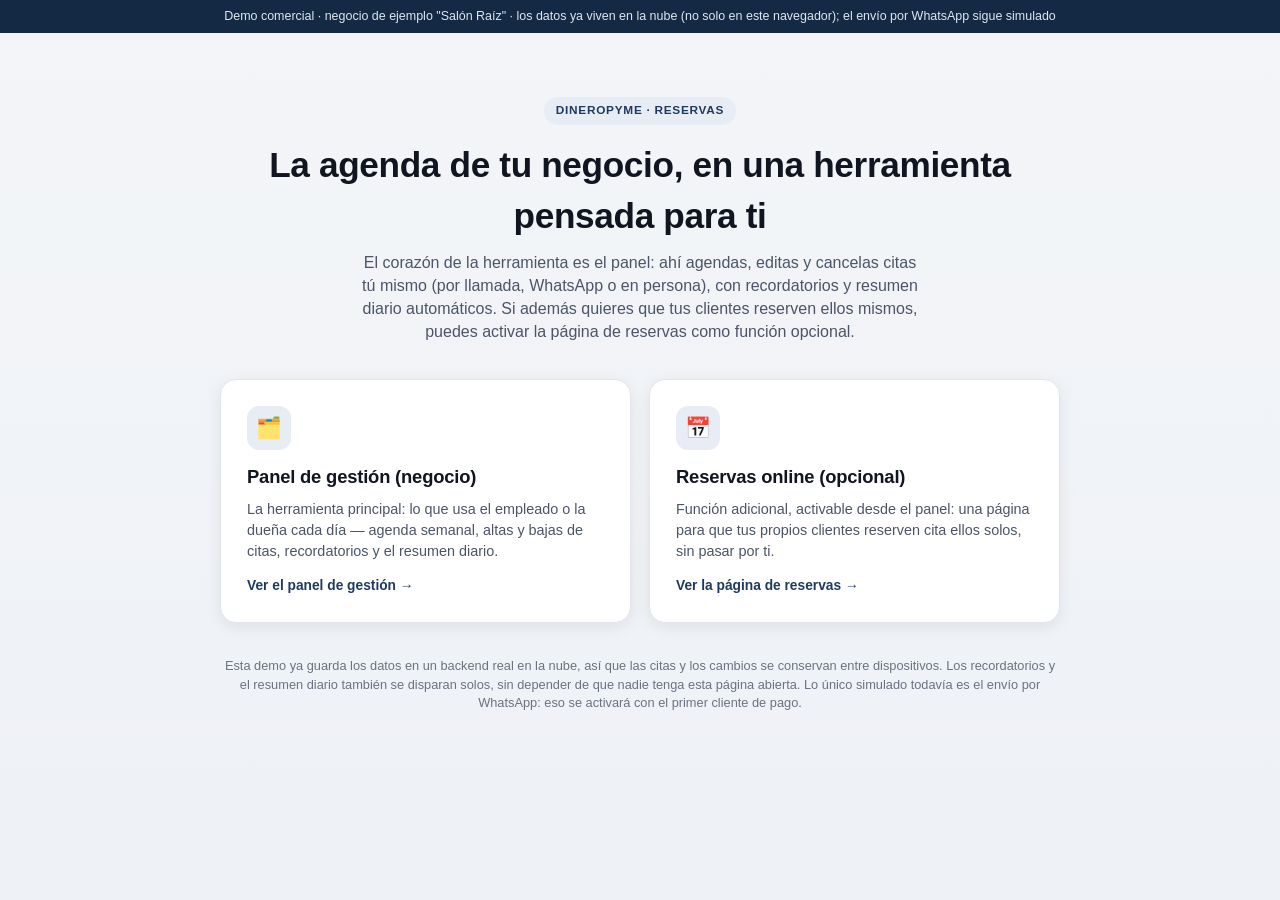
<file: index.html>
<!DOCTYPE html>
<html lang="es">
<head>
<meta charset="UTF-8" />
<meta name="viewport" content="width=device-width, initial-scale=1.0" />
<title>DineroPyme · Demo de reservas online</title>
<meta name="description" content="Demo de la solución de reservas online de DineroPyme para negocios con cita previa." />
<link rel="stylesheet" href="css/styles.css" />
<link rel="icon" href="data:image/svg+xml,<svg xmlns=%22http://www.w3.org/2000/svg%22 viewBox=%220 0 100 100%22><rect width=%22100%22 height=%22100%22 rx=%2222%22 fill=%22%231f3a5f%22/><text x=%2250%22 y=%2266%22 font-size=%2258%22 font-family=%22Arial%22 fill=%22white%22 text-anchor=%22middle%22>R</text></svg>" />
</head>
<body class="hub-body">

<div class="demo-banner">
  Demo comercial · negocio de ejemplo "Salón Raíz" · los datos ya viven en la nube (no solo en este navegador); el envío por WhatsApp sigue simulado
</div>

<div class="hub-wrap">
  <div class="hub-header">
    <span class="eyebrow">DineroPyme · Reservas</span>
    <h1>La agenda de tu negocio, en una herramienta pensada para ti</h1>
    <p>
      El corazón de la herramienta es el panel: ahí agendas, editas y cancelas citas tú mismo (por llamada,
      WhatsApp o en persona), con recordatorios y resumen diario automáticos. Si además quieres que tus
      clientes reserven ellos mismos, puedes activar la página de reservas como función opcional.
    </p>
  </div>

  <div class="hub-grid">
    <a class="hub-tile" href="panel.html">
      <div class="tile-icon">🗂️</div>
      <h2>Panel de gestión (negocio)</h2>
      <p>La herramienta principal: lo que usa el empleado o la dueña cada día — agenda semanal, altas y bajas de citas, recordatorios y el resumen diario.</p>
      <span class="tile-cta">Ver el panel de gestión →</span>
    </a>

    <a class="hub-tile" href="reservas.html">
      <div class="tile-icon">📅</div>
      <h2>Reservas online (opcional)</h2>
      <p>Función adicional, activable desde el panel: una página para que tus propios clientes reserven cita ellos solos, sin pasar por ti.</p>
      <span class="tile-cta">Ver la página de reservas →</span>
    </a>
  </div>

  <p class="hub-footer">
    Esta demo ya guarda los datos en un backend real en la nube, así que las citas y los cambios se conservan
    entre dispositivos. Los recordatorios y el resumen diario también se disparan solos, sin depender de que
    nadie tenga esta página abierta. Lo único simulado todavía es el envío por WhatsApp: eso se activará con
    el primer cliente de pago.
  </p>
</div>

</body>
</html>
</file>
<file: css/styles.css>
/* ===========================================================================
   DineroPyme · Reservas — hoja de estilos de la demo web (responsive)
   Paleta seria/profesional: azul pizarra + grises neutros, poco color,
   mucho espacio en blanco, sombras suaves. Mobile-first: las reglas base
   son para móvil y los @media añaden columnas a partir de tablet/escritorio.
   =========================================================================== */

:root {
  --ink: #10151f;
  --ink-soft: #4b5566;
  --muted: #6b7280;
  --paper: #f3f5f8;
  --surface: #ffffff;
  --line: #e2e5eb;
  --line-soft: #edeff3;

  --accent: #1f3a5f;
  --accent-dark: #142943;
  --accent-light: #e8edf5;
  --accent-contrast: #ffffff;

  --ok: #1f7a4d;
  --ok-light: #e5f3ea;
  --danger: #b3261e;
  --danger-light: #fbe9e7;
  --warn: #8a6d00;
  --warn-light: #fbf3d9;

  --radius-sm: 8px;
  --radius: 12px;
  --radius-lg: 16px;
  --shadow-sm: 0 1px 2px rgba(16, 21, 31, 0.06);
  --shadow: 0 4px 16px rgba(16, 21, 31, 0.08);
  --shadow-lg: 0 12px 32px rgba(16, 21, 31, 0.12);

  font-family: "Inter", -apple-system, "Segoe UI", Roboto, Helvetica, Arial, sans-serif;
  -webkit-text-size-adjust: 100%;
}

* { box-sizing: border-box; }
html { -webkit-tap-highlight-color: transparent; }
body {
  margin: 0;
  background: var(--paper);
  color: var(--ink);
  line-height: 1.45;
  -webkit-font-smoothing: antialiased;
}
h1, h2, h3 { letter-spacing: -0.01em; }
a { color: var(--accent); }

/* ---------------------------------------------------------------------- */
/* Barra de demo (aviso de que es una simulación, común a todas las páginas) */
/* ---------------------------------------------------------------------- */
.demo-banner {
  background: var(--accent-dark);
  color: #dfe7f2;
  font-size: 0.78rem;
  text-align: center;
  padding: 8px 16px;
  line-height: 1.4;
}
.demo-banner strong { color: #ffffff; }
.demo-banner a { color: #bcd2ee; text-decoration: underline; }

/* ---------------------------------------------------------------------- */
/* Encabezado público (reservas.html)                                     */
/* ---------------------------------------------------------------------- */
header.top {
  padding: 32px 20px 22px;
  text-align: center;
  border-bottom: 1px solid var(--line);
  background: var(--surface);
}
header.top .eyebrow {
  display: inline-block;
  font-size: 0.72rem;
  font-weight: 700;
  letter-spacing: 0.06em;
  text-transform: uppercase;
  color: var(--accent);
  background: var(--accent-light);
  padding: 4px 10px;
  border-radius: 20px;
  margin-bottom: 10px;
}
header.top h1 { margin: 0 0 6px; font-size: 1.5rem; color: var(--ink); }
header.top p.tagline { margin: 0; color: var(--ink-soft); font-size: 0.95rem; }
header.top p.meta { margin: 12px 0 0; font-size: 0.8rem; color: var(--muted); }

main {
  max-width: 560px;
  margin: 0 auto;
  padding: 24px 16px 60px;
}

.card {
  background: var(--surface);
  border: 1px solid var(--line);
  border-radius: var(--radius-lg);
  padding: 20px;
  margin-bottom: 16px;
  box-shadow: var(--shadow-sm);
}

.step-label {
  font-size: 0.76rem;
  text-transform: uppercase;
  letter-spacing: 0.05em;
  color: var(--accent);
  font-weight: 700;
  margin-bottom: 12px;
}

.service-list, .slot-grid { display: grid; gap: 10px; }
.service-list { grid-template-columns: 1fr; }
.slot-grid { grid-template-columns: repeat(auto-fill, minmax(76px, 1fr)); }

.option-btn {
  border: 1px solid var(--line);
  background: var(--surface);
  border-radius: var(--radius);
  padding: 13px 14px;
  text-align: left;
  cursor: pointer;
  font-size: 0.94rem;
  color: var(--ink);
  transition: border-color .12s ease, background .12s ease;
}
.option-btn:hover { border-color: var(--accent); }
.option-btn.selected { border-color: var(--accent); background: var(--accent-light); }
.option-btn small { display: block; color: var(--muted); margin-top: 3px; }

.slot-btn {
  border: 1px solid var(--line);
  background: var(--surface);
  border-radius: var(--radius-sm);
  padding: 9px 4px;
  cursor: pointer;
  font-size: 0.85rem;
  text-align: center;
  color: var(--ink);
  transition: border-color .12s ease, background .12s ease, color .12s ease;
}
.slot-btn:hover { border-color: var(--accent); }
.slot-btn.selected { border-color: var(--accent); background: var(--accent); color: var(--accent-contrast); }

input[type="date"], input[type="time"], input[type="text"], input[type="tel"], input[type="number"], select {
  width: 100%;
  padding: 11px 12px;
  border: 1px solid var(--line);
  border-radius: var(--radius-sm);
  font-size: 0.95rem;
  margin-top: 6px;
  background: var(--surface);
  color: var(--ink);
  font-family: inherit;
}
input:focus, select:focus { outline: none; border-color: var(--accent); box-shadow: 0 0 0 3px var(--accent-light); }
label { font-size: 0.82rem; font-weight: 600; display: block; margin-top: 12px; color: var(--ink-soft); }

button { font-family: inherit; }
button.primary {
  width: 100%;
  padding: 14px;
  margin-top: 18px;
  border: none;
  border-radius: var(--radius);
  background: var(--accent);
  color: var(--accent-contrast);
  font-size: 1rem;
  font-weight: 600;
  cursor: pointer;
  transition: background .12s ease;
}
button.primary:hover:not(:disabled) { background: var(--accent-dark); }
button.primary:disabled { opacity: 0.4; cursor: not-allowed; }

.confirmation { text-align: center; padding: 34px 10px; }
.confirmation .check {
  font-size: 2.2rem;
  width: 64px; height: 64px;
  line-height: 64px;
  border-radius: 50%;
  background: var(--ok-light);
  color: var(--ok);
  margin: 0 auto 14px;
}

.footer-note {
  text-align: center;
  font-size: 0.78rem;
  color: var(--muted);
  margin-top: 20px;
}

/* ---------------------------------------------------------------------- */
/* Panel de gestión (owner)                                                */
/* ---------------------------------------------------------------------- */
.owner-body { background: var(--paper); }

.owner-top {
  display: flex;
  flex-wrap: wrap;
  justify-content: space-between;
  align-items: flex-start;
  gap: 12px;
  padding: 18px 16px 0;
  background: var(--surface);
  border-bottom: 1px solid var(--line);
}
.owner-top h1 { margin: 0 0 12px; font-size: 1.2rem; color: var(--ink); }
.owner-top .brand-row { display: flex; align-items: center; gap: 10px; }
.owner-top .brand-mark {
  width: 34px; height: 34px; border-radius: 9px;
  background: var(--accent); color: white;
  display: flex; align-items: center; justify-content: center;
  font-weight: 700; font-size: 0.95rem; flex-shrink: 0;
}

.owner-tabs { display: flex; gap: 2px; overflow-x: auto; }
.tab-btn {
  border: none;
  background: transparent;
  padding: 10px 14px;
  font-size: 0.86rem;
  font-weight: 600;
  color: var(--muted);
  cursor: pointer;
  border-bottom: 2px solid transparent;
  white-space: nowrap;
}
.tab-btn.active { color: var(--accent); border-bottom-color: var(--accent); }

.btn-new-appt {
  border: none;
  background: var(--accent);
  color: var(--accent-contrast);
  padding: 11px 18px;
  border-radius: var(--radius-sm);
  font-weight: 600;
  font-size: 0.9rem;
  cursor: pointer;
  margin-bottom: 14px;
  height: fit-content;
  white-space: nowrap;
}
.btn-new-appt:hover { background: var(--accent-dark); }

.owner-main { max-width: 980px; margin: 0 auto; padding: 20px 16px 60px; }

.stats-row { display: grid; grid-template-columns: 1fr; gap: 12px; margin-bottom: 16px; }
.stat-tile {
  background: var(--surface);
  border: 1px solid var(--line);
  border-radius: var(--radius);
  padding: 16px;
  text-align: left;
  box-shadow: var(--shadow-sm);
}
.stat-value { display: block; font-size: 1.5rem; font-weight: 700; color: var(--ink); margin-bottom: 2px; }
.stat-tile small { color: var(--muted); font-size: 0.78rem; text-transform: uppercase; letter-spacing: 0.03em; }

.week-strip {
  display: flex;
  align-items: center;
  gap: 6px;
  background: var(--surface);
  border: 1px solid var(--line);
  border-radius: var(--radius);
  padding: 10px;
  margin-bottom: 16px;
  box-shadow: var(--shadow-sm);
}
.week-nav {
  border: none;
  background: var(--accent-light);
  color: var(--accent);
  width: 32px;
  height: 32px;
  border-radius: var(--radius-sm);
  cursor: pointer;
  font-size: 1rem;
  flex-shrink: 0;
}
.week-nav:hover { background: var(--accent); color: white; }
.week-days { display: grid; grid-template-columns: repeat(7, 1fr); gap: 5px; flex: 1; min-width: 0; }
.day-chip {
  border: 1px solid var(--line);
  background: var(--surface);
  border-radius: var(--radius-sm);
  padding: 7px 2px;
  font-size: 0.72rem;
  cursor: pointer;
  text-align: center;
  text-transform: capitalize;
  color: var(--ink-soft);
}
.day-chip.is-today { border-color: var(--accent); }
.day-chip.selected { background: var(--accent); color: white; border-color: var(--accent); }
.day-chip-count {
  display: block;
  font-weight: 700;
  font-size: 0.88rem;
  margin-top: 2px;
}

.settings-row { display: grid; grid-template-columns: 1fr; gap: 12px; }

.new-service-row {
  display: grid;
  grid-template-columns: 1fr;
  gap: 8px;
  margin-top: 14px;
}
.new-service-row input { margin-top: 0; }

.modal-backdrop {
  display: none;
  position: fixed;
  inset: 0;
  background: rgba(16, 21, 31, 0.5);
  align-items: flex-end;
  justify-content: center;
  z-index: 50;
  padding: 0;
}
.modal-backdrop.open { display: flex; }
.modal {
  background: var(--surface);
  border-radius: var(--radius-lg) var(--radius-lg) 0 0;
  padding: 22px;
  width: 100%;
  max-width: 480px;
  max-height: 92vh;
  overflow-y: auto;
  box-shadow: var(--shadow-lg);
}
.modal h3 { margin-top: 0; color: var(--ink); }
.modal-actions {
  display: flex;
  gap: 10px;
  margin-top: 20px;
  position: sticky;
  bottom: 0;
  background: var(--surface);
  padding-top: 6px;
}
.modal-actions button { flex: 1; }
.modal-actions .btn-cancel {
  border-radius: var(--radius);
  padding: 13px;
  font-weight: 600;
  border: 1px solid var(--line);
  background: var(--surface);
  cursor: pointer;
  color: var(--ink-soft);
}

.appt-row {
  display: flex;
  flex-wrap: wrap;
  justify-content: space-between;
  align-items: center;
  gap: 8px;
  border: 1px solid var(--line);
  border-radius: var(--radius);
  padding: 13px 14px;
  margin-bottom: 10px;
  background: var(--surface);
  box-shadow: var(--shadow-sm);
}
.appt-row.cancelada { opacity: 0.45; text-decoration: line-through; }
.appt-time { font-weight: 700; width: 56px; color: var(--ink); }
.appt-info { flex: 1; min-width: 180px; padding: 0 4px; font-size: 0.9rem; }
.appt-info small { color: var(--muted); display: block; margin-top: 2px; }
.appt-actions { display: flex; flex-wrap: wrap; gap: 6px; }

.btn-remind, .btn-cancel {
  border: none;
  border-radius: var(--radius-sm);
  padding: 9px 14px;
  font-size: 0.82rem;
  cursor: pointer;
  font-weight: 600;
}
.appt-actions .btn-remind, .appt-actions .btn-cancel {
  padding: 7px 11px;
  font-size: 0.78rem;
}
.btn-remind { background: var(--accent-light); color: var(--accent); }
.btn-remind:hover { background: var(--accent); color: white; }
.btn-cancel { background: var(--danger-light); color: var(--danger); }
.btn-cancel:hover { background: var(--danger); color: white; }
.badge-sent { background: var(--ok-light); color: var(--ok); font-size: 0.7rem; padding: 3px 8px; border-radius: 20px; margin-left: 4px; font-weight: 600; }
.badge-pending { background: var(--warn-light); color: var(--warn); font-size: 0.7rem; padding: 3px 8px; border-radius: 20px; margin-left: 4px; font-weight: 600; }

.digest-card { }
.digest-head { display: flex; flex-wrap: wrap; justify-content: space-between; align-items: baseline; gap: 6px; }
.digest-time-row {
  display: flex;
  flex-wrap: wrap;
  align-items: center;
  gap: 10px;
  margin-bottom: 12px;
}
.digest-time-row label { margin: 0; white-space: nowrap; }
.digest-time-row input[type="time"] { width: 130px; margin: 0; }
.digest-time-row button { white-space: nowrap; }

.preview-box {
  background: var(--accent-light);
  border: 1px solid #cfdcee;
  border-radius: var(--radius);
  padding: 13px 14px;
  font-size: 0.85rem;
  white-space: pre-wrap;
  margin-top: 10px;
  color: var(--ink);
}

.empty-note {
  text-align: center;
  color: var(--muted);
  padding: 30px 10px;
  font-size: 0.9rem;
}

/* ---------------------------------------------------------------------- */
/* Landing / hub de la demo (index.html)                                   */
/* ---------------------------------------------------------------------- */
.hub-body { background: linear-gradient(180deg, #f3f5f8 0%, #eef1f6 100%); min-height: 100vh; }
.hub-wrap { max-width: 880px; margin: 0 auto; padding: 48px 20px 60px; }
.hub-header { text-align: center; margin-bottom: 36px; }
.hub-header .eyebrow {
  display: inline-block;
  font-size: 0.74rem;
  font-weight: 700;
  letter-spacing: 0.06em;
  text-transform: uppercase;
  color: var(--accent);
  background: var(--accent-light);
  padding: 5px 12px;
  border-radius: 20px;
  margin-bottom: 14px;
}
.hub-header h1 { font-size: 1.9rem; margin: 0 0 10px; color: var(--ink); }
.hub-header p { color: var(--ink-soft); font-size: 1rem; max-width: 560px; margin: 0 auto; }

.hub-grid { display: grid; grid-template-columns: 1fr; gap: 18px; }
.hub-tile {
  background: var(--surface);
  border: 1px solid var(--line);
  border-radius: var(--radius-lg);
  padding: 26px;
  box-shadow: var(--shadow);
  text-decoration: none;
  color: var(--ink);
  display: block;
  transition: transform .12s ease, box-shadow .12s ease;
}
.hub-tile:hover { transform: translateY(-2px); box-shadow: var(--shadow-lg); }
.hub-tile .tile-icon {
  width: 44px; height: 44px; border-radius: 12px;
  background: var(--accent-light); color: var(--accent);
  display: flex; align-items: center; justify-content: center;
  font-size: 1.3rem; margin-bottom: 14px;
}
.hub-tile h2 { margin: 0 0 8px; font-size: 1.15rem; }
.hub-tile p { margin: 0; color: var(--ink-soft); font-size: 0.9rem; }
.hub-tile .tile-cta { display: inline-block; margin-top: 14px; font-size: 0.86rem; font-weight: 700; color: var(--accent); }

.hub-footer { text-align: center; margin-top: 34px; color: var(--muted); font-size: 0.8rem; }
.hub-footer a { color: var(--accent); }

.dp-toast {
  position: fixed;
  left: 50%;
  bottom: 24px;
  transform: translateX(-50%) translateY(12px);
  background: var(--ink);
  color: #ffffff;
  padding: 12px 20px;
  border-radius: var(--radius);
  font-size: 0.85rem;
  font-weight: 500;
  box-shadow: var(--shadow-lg);
  opacity: 0;
  pointer-events: none;
  transition: opacity .18s ease, transform .18s ease;
  z-index: 80;
  max-width: 88vw;
  text-align: center;
}
.dp-toast.show { opacity: 1; transform: translateX(-50%) translateY(0); }

.reset-link {
  display: inline-block;
  margin-top: 8px;
  font-size: 0.78rem;
  color: var(--muted);
  text-decoration: underline;
  cursor: pointer;
  border: none;
  background: none;
  padding: 0;
  font-family: inherit;
}

/* ---------------------------------------------------------------------- */
/* Responsive: tablet (≥640px) y escritorio (≥1024px)                     */
/* ---------------------------------------------------------------------- */
@media (min-width: 640px) {
  main { padding: 32px 24px 70px; }
  header.top { padding: 40px 24px 26px; }
  header.top h1 { font-size: 1.7rem; }

  .owner-top { padding: 22px 28px 0; align-items: flex-end; }
  .owner-main { padding: 26px 28px 70px; }
  .stats-row { grid-template-columns: repeat(3, 1fr); }
  .settings-row { grid-template-columns: repeat(3, 1fr); }
  .new-service-row { grid-template-columns: 1fr 90px 90px auto; }
  .day-chip { font-size: 0.78rem; padding: 8px 4px; }
  .day-chip-count { font-size: 0.92rem; }

  .modal-backdrop { align-items: center; padding: 20px; }
  .modal { border-radius: var(--radius-lg); }

  .hub-grid { grid-template-columns: repeat(2, 1fr); }
}

@media (min-width: 1024px) {
  main { max-width: 620px; }
  .owner-main { max-width: 1120px; }

  .stats-row { grid-template-columns: repeat(3, 1fr); gap: 16px; }
  .stat-tile { padding: 20px; }
  .stat-value { font-size: 1.7rem; }

  .owner-layout { display: grid; grid-template-columns: 2fr 1.1fr; gap: 20px; align-items: start; }

  .appt-info { font-size: 0.92rem; }
  .hub-wrap { padding: 64px 20px 80px; }
  .hub-header h1 { font-size: 2.2rem; }
}

@media (min-width: 1280px) {
  .owner-main { max-width: 1220px; }
}
</file>
